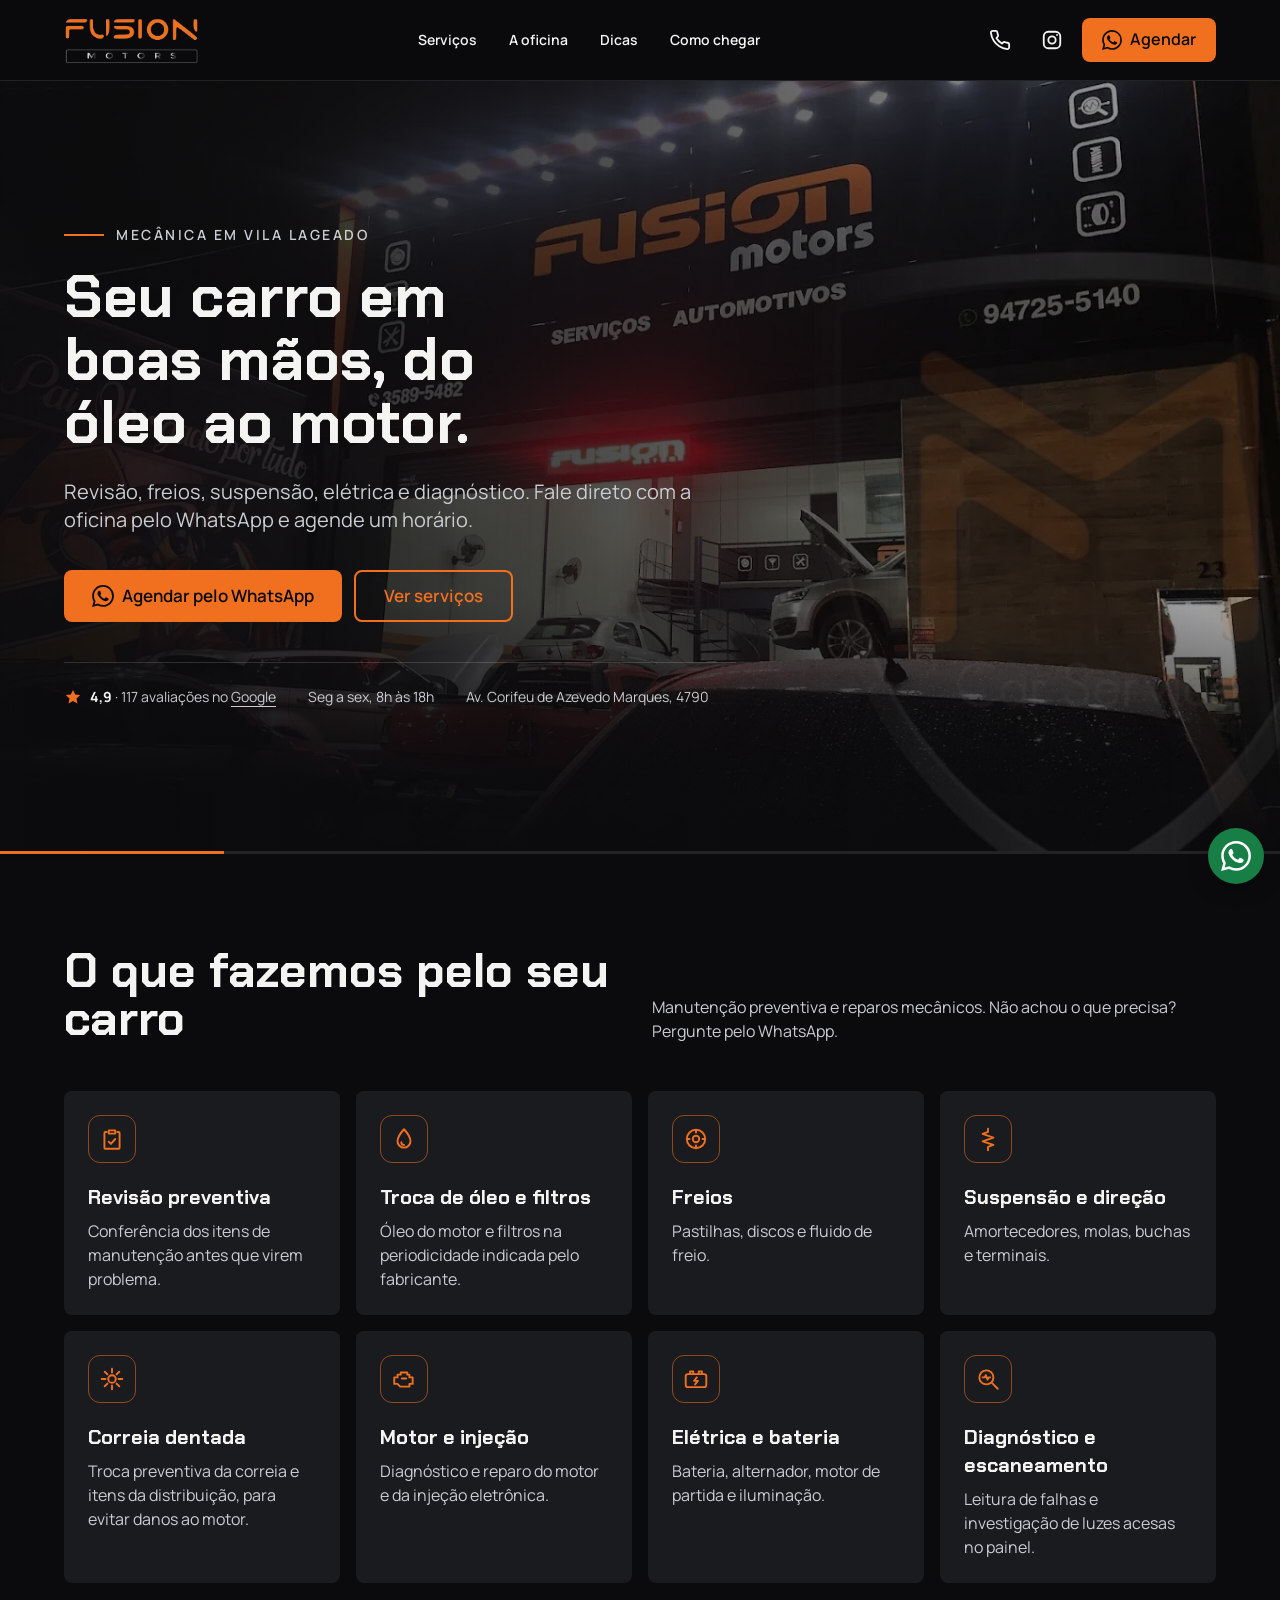
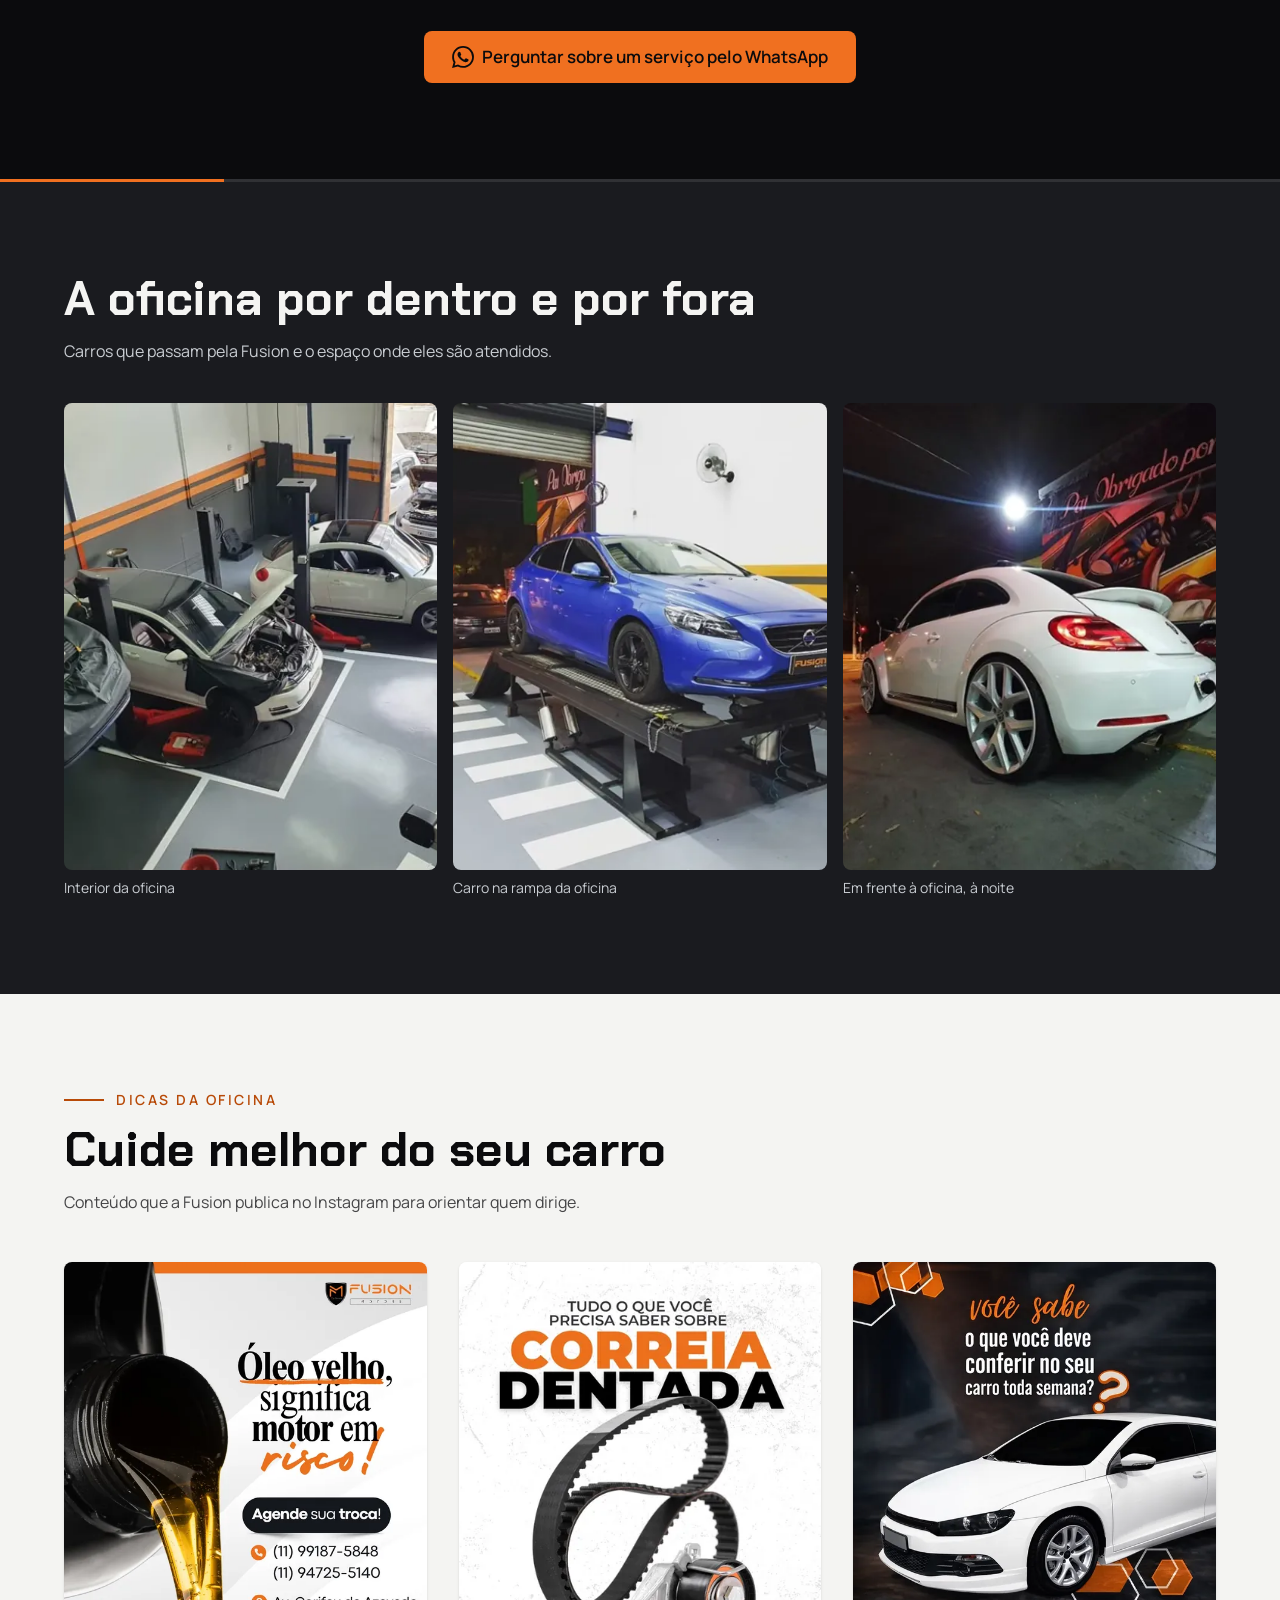
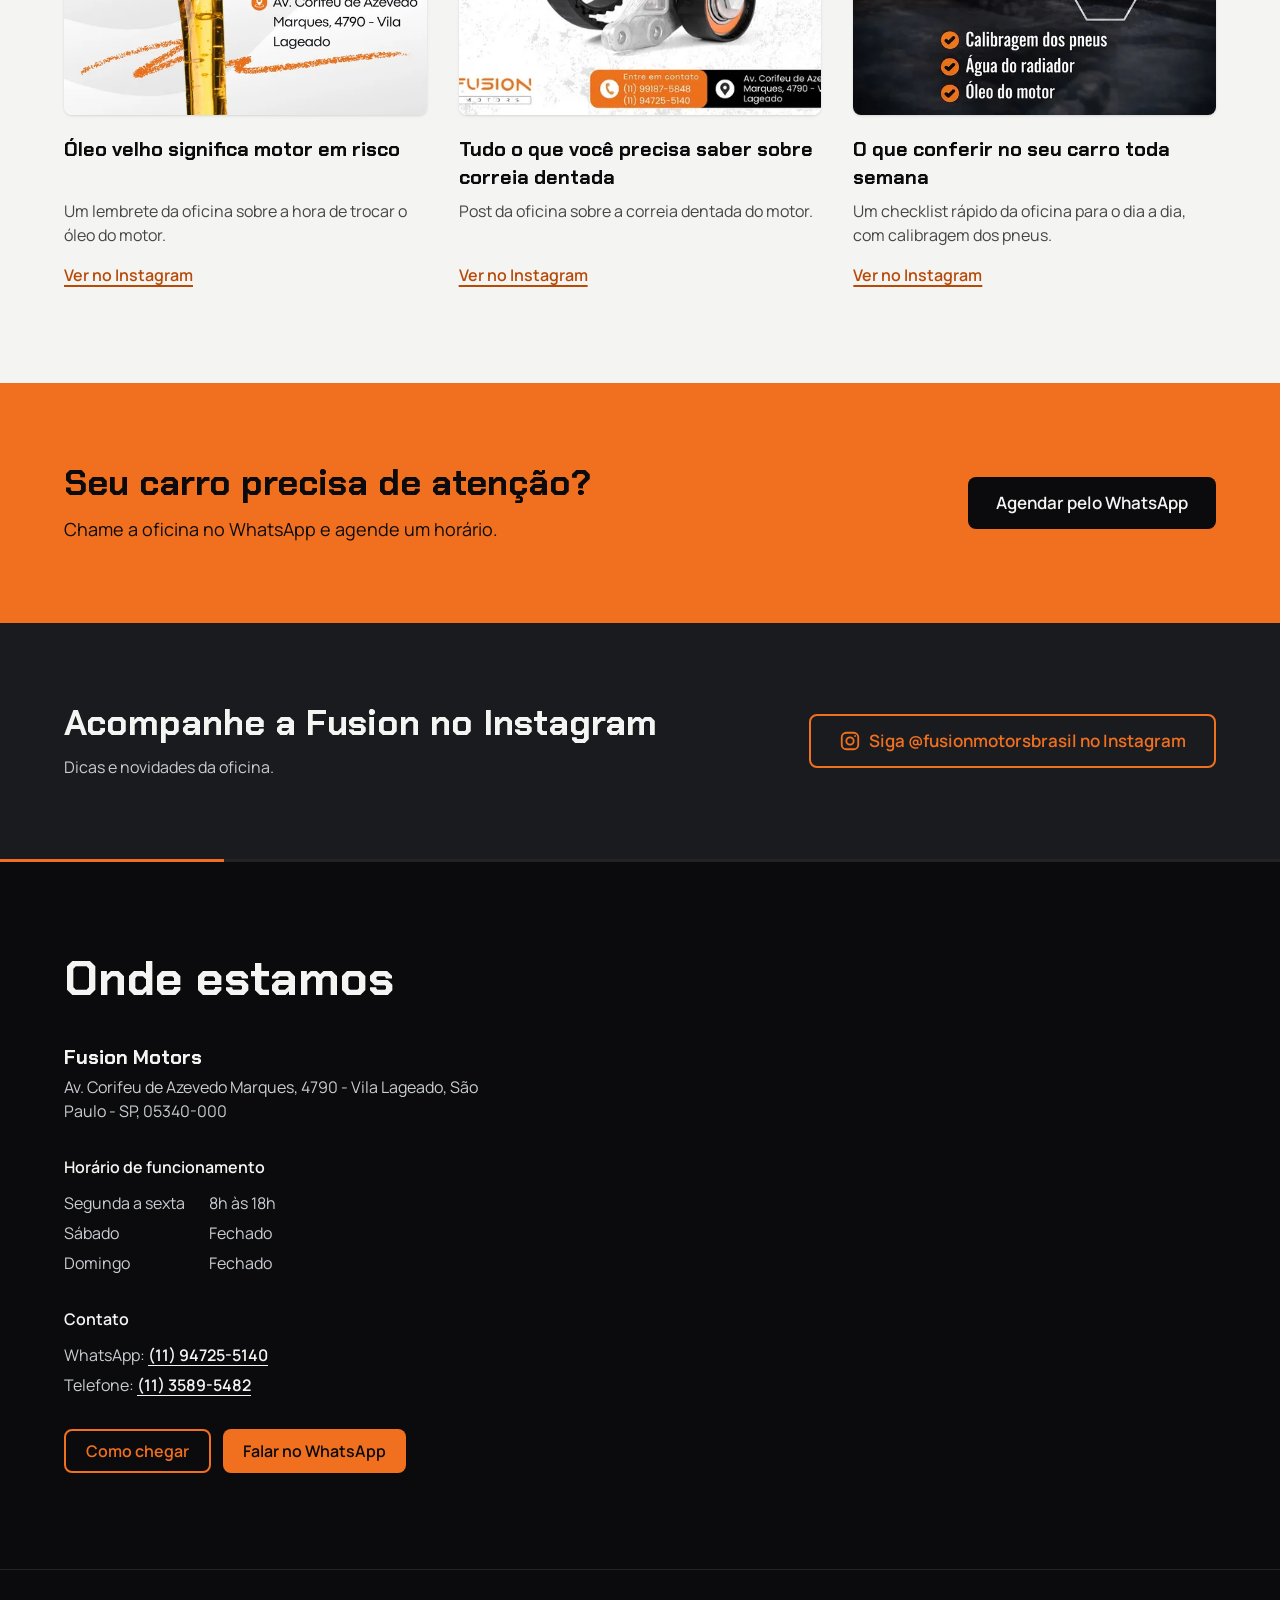
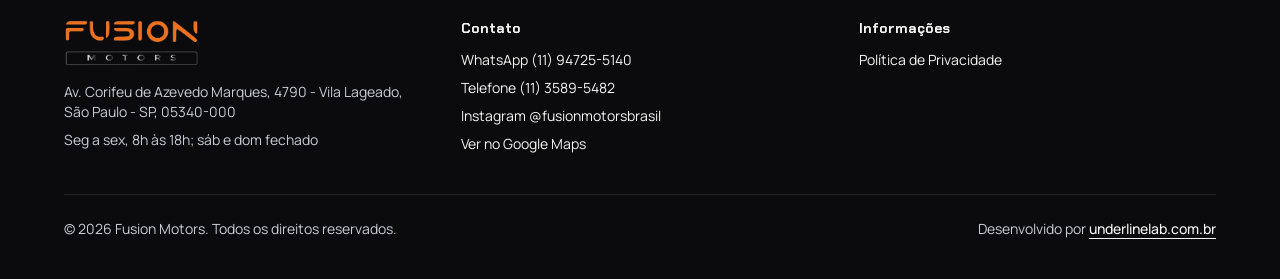
<file: index.html>
<!doctype html>
<html lang="pt-BR">
<head>
  <meta charset="utf-8">
  <meta name="viewport" content="width=device-width, initial-scale=1">
  <title>Fusion | Mecânica em Vila Lageado, São Paulo</title>
  <meta name="description" content="Mecânica para carros na Vila Lageado, São Paulo. Nota 4,9 no Google. Seg a sex, 8h às 18h. Agende pelo WhatsApp.">
  <link rel="canonical" href="https://fusionmotors.com.br/">
  <meta name="theme-color" content="#F07020">
  <!-- DEMO:INICIO -->
  <meta name="robots" content="noindex,nofollow">
  <!-- DEMO:FIM -->

  <link rel="icon" href="assets/icons/favicon.ico" sizes="32x32">
  <link rel="icon" href="assets/icons/favicon.svg" type="image/svg+xml">
  <link rel="apple-touch-icon" href="assets/icons/apple-touch-icon.png">

  <meta property="og:type" content="website">
  <meta property="og:locale" content="pt_BR">
  <meta property="og:site_name" content="Fusion">
  <meta property="og:title" content="Fusion | Mecânica em Vila Lageado, São Paulo">
  <meta property="og:description" content="Mecânica para carros na Vila Lageado, São Paulo. Nota 4,9 no Google. Seg a sex, 8h às 18h. Agende pelo WhatsApp.">
  <meta property="og:url" content="https://fusionmotors.com.br/">
  <meta property="og:image" content="https://fusionmotors.com.br/assets/img/og-image.jpg">
  <meta property="og:image:width" content="1200">
  <meta property="og:image:height" content="630">

  <!-- Fontes auto-hospedadas (declaradas aqui para o caminho valer no dev e no CSS compilado) -->
  <link rel="preload" href="assets/fonts/chakra-petch-700.woff2" as="font" type="font/woff2" crossorigin>
  <link rel="preload" href="assets/fonts/manrope-variavel.woff2" as="font" type="font/woff2" crossorigin>
  <style>
    @font-face { font-family: "Chakra Petch"; font-weight: 600; font-style: normal; font-display: swap; src: url("assets/fonts/chakra-petch-600.woff2") format("woff2"); }
    @font-face { font-family: "Chakra Petch"; font-weight: 700; font-style: normal; font-display: swap; src: url("assets/fonts/chakra-petch-700.woff2") format("woff2"); }
    @font-face { font-family: "Manrope"; font-weight: 400 800; font-style: normal; font-display: swap; src: url("assets/fonts/manrope-variavel.woff2") format("woff2"); }
  </style>

  <link rel="stylesheet" href="assets/css/styles.css?v=202609242147">
  <script src="assets/js/main.js?v=202609242147" defer></script>

  <script type="application/ld+json">
  {
    "@context": "https://schema.org",
    "@type": "AutoRepair",
    "name": "Fusion Motors",
    "url": "https://fusionmotors.com.br/",
    "image": "https://fusionmotors.com.br/assets/img/og-image.jpg",
    "logo": "https://fusionmotors.com.br/assets/img/logo-fusion.webp",
    "telephone": "+5511947255140",
    "address": {
      "@type": "PostalAddress",
      "streetAddress": "Av. Corifeu de Azevedo Marques, 4790",
      "addressLocality": "São Paulo",
      "addressRegion": "SP",
      "postalCode": "05340-000",
      "addressCountry": "BR"
    },
    "geo": {
      "@type": "GeoCoordinates",
      "latitude": -23.5559908,
      "longitude": -46.7504793
    },
    "openingHoursSpecification": [
      {
        "@type": "OpeningHoursSpecification",
        "dayOfWeek": ["Monday", "Tuesday", "Wednesday", "Thursday", "Friday"],
        "opens": "08:00",
        "closes": "18:00"
      }
    ],
    "sameAs": ["https://www.instagram.com/fusionmotorsbrasil/", "https://www.google.com/maps/place/Fusion+Motors/@-23.5496397,-46.7768741,15z/data=!4m6!3m5!1s0x94ce55f20040a06f:0xc3a1db6b3588dc1c!8m2!3d-23.5559908!4d-46.7504793!16s%2Fg%2F11b7hqv5pp"]
  }
  </script>
</head>
<body id="topo" class="bg-fundo text-texto font-corpo antialiased">
  <a href="#conteudo" class="sr-only focus:not-sr-only focus:fixed focus:top-2 focus:left-2 focus:z-[70] focus:bg-fundo focus:px-4 focus:py-2 focus:rounded-marca">Pular para o conteúdo</a>

<!-- SECTION: header -->
<header class="sticky top-0 z-40 border-b border-texto/10 bg-fundo/95 backdrop-blur">
  <div class="container-lp flex h-16 items-center justify-between gap-4 md:h-20">
    <a href="#topo" class="flex shrink-0 items-center" aria-label="Fusion Motors, voltar ao início">
      <img src="assets/img/logo-fusion.webp" alt="Fusion Motors" width="760" height="270" class="h-10 w-auto md:h-12">
    </a>

    <nav aria-label="Principal" class="hidden lg:block">
      <ul class="flex items-center gap-8 text-sm font-semibold">
        <li data-secao="servicos"><a href="#servicos" class="hover:text-marca">Serviços</a></li>
        <li data-secao="galeria"><a href="#galeria" class="hover:text-marca">A oficina</a></li>
        <li data-secao="dicas"><a href="#dicas" class="hover:text-marca">Dicas</a></li>
        <li data-secao="localizacao"><a href="#localizacao" class="hover:text-marca">Como chegar</a></li>
      </ul>
    </nav>

    <div class="flex items-center gap-1 sm:gap-2">
      <a href="tel:+551135895482" class="icone-btn" aria-label="Ligar para (11) 3589-5482">
        <svg width="22" height="22" viewBox="0 0 24 24" fill="none" stroke="currentColor" stroke-width="2" stroke-linecap="round" stroke-linejoin="round" aria-hidden="true"><path d="M22 16.9v3a2 2 0 0 1-2.2 2 19.8 19.8 0 0 1-8.6-3.1 19.5 19.5 0 0 1-6-6A19.8 19.8 0 0 1 2.1 4.2 2 2 0 0 1 4.1 2h3a2 2 0 0 1 2 1.7c.1 1 .4 1.9.7 2.8a2 2 0 0 1-.5 2.1L8.1 9.9a16 16 0 0 0 6 6l1.3-1.2a2 2 0 0 1 2.1-.4c.9.3 1.8.6 2.8.7a2 2 0 0 1 1.7 2z"/></svg>
      </a>
      <a href="https://www.instagram.com/fusionmotorsbrasil/" target="_blank" rel="noopener" class="icone-btn"
         aria-label="Instagram da Fusion Motors" data-track="instagram" data-origem="header">
        <svg width="22" height="22" viewBox="0 0 24 24" fill="none" stroke="currentColor" stroke-width="2" aria-hidden="true"><rect x="3" y="3" width="18" height="18" rx="5"/><circle cx="12" cy="12" r="4"/><circle cx="17.5" cy="6.5" r="1" fill="currentColor" stroke="none"/></svg>
      </a>
      <a href="https://wa.me/5511947255140?text=Ol%C3%A1!%20Vi%20o%20site%20e%20gostaria%20de%20agendar%20um%20hor%C3%A1rio." target="_blank" rel="noopener"
         class="btn btn-marca" aria-label="Agendar pelo WhatsApp" data-track="whatsapp" data-origem="header">
        <svg width="20" height="20" viewBox="0 0 24 24" fill="currentColor" aria-hidden="true"><path d="M17.472 14.382c-.297-.149-1.758-.867-2.03-.967-.273-.099-.471-.148-.67.15-.197.297-.767.966-.94 1.164-.173.199-.347.223-.644.075-.297-.15-1.255-.463-2.39-1.475-.883-.788-1.48-1.761-1.653-2.059-.173-.297-.018-.458.13-.606.134-.133.298-.347.446-.52.149-.174.198-.298.298-.497.099-.198.05-.371-.025-.52-.075-.149-.669-1.612-.916-2.207-.242-.579-.487-.5-.669-.51-.173-.008-.371-.01-.57-.01-.198 0-.52.074-.792.372-.272.297-1.04 1.016-1.04 2.479 0 1.462 1.065 2.875 1.213 3.074.149.198 2.096 3.2 5.077 4.487.709.306 1.262.489 1.694.625.712.227 1.36.195 1.871.118.571-.085 1.758-.719 2.006-1.413.248-.694.248-1.289.173-1.413-.074-.124-.272-.198-.57-.347m-5.421 7.403h-.004a9.87 9.87 0 0 1-5.031-1.378l-.361-.214-3.741.982.998-3.648-.235-.374a9.86 9.86 0 0 1-1.51-5.26c.001-5.45 4.436-9.884 9.888-9.884 2.64 0 5.122 1.03 6.988 2.898a9.825 9.825 0 0 1 2.893 6.994c-.003 5.45-4.437 9.884-9.885 9.884m8.413-18.297A11.815 11.815 0 0 0 12.05 0C5.495 0 .16 5.335.157 11.892c0 2.096.547 4.142 1.588 5.945L.057 24l6.305-1.654a11.882 11.882 0 0 0 5.683 1.448h.005c6.554 0 11.89-5.335 11.893-11.893a11.821 11.821 0 0 0-3.48-8.413Z"/></svg>
        <span class="hidden sm:inline">Agendar</span>
      </a>
    </div>
  </div>
</header>
<!-- /SECTION: header -->

<main id="conteudo">
<!-- SECTION: hero -->
<!-- PROVISÓRIO: foto da fachada (Fachada.webp, 1360 px). Trocar por foto original de alta resolução do cliente quando houver. -->
<section id="inicio" class="hero" aria-labelledby="hero-titulo">
  <img src="assets/img/hero-fachada-1360.webp"
       srcset="assets/img/hero-fachada-800.webp 800w, assets/img/hero-fachada-1360.webp 1360w"
       sizes="100vw"
       width="1360" height="1020"
       alt="Fachada da oficina Fusion Motors à noite, com o letreiro iluminado e carros em manutenção"
       fetchpriority="high"
       class="hero-foto">
  <img src="assets/img/escudo-marca.webp" alt="" width="290" height="340" class="hero-escudo" aria-hidden="true">

  <div class="container-lp py-20 md:py-28 lg:py-36">
    <div class="max-w-2xl">
      <p class="flex items-center gap-3 text-sm font-semibold uppercase tracking-[0.18em] text-acento">
        <span class="h-0.5 w-10 bg-marca" aria-hidden="true"></span>Mecânica em Vila Lageado
      </p>
      <h1 id="hero-titulo" class="mt-5 font-titulo text-4xl font-bold leading-[1.05] text-balance md:text-6xl">Seu carro em boas mãos, do óleo ao motor.</h1>
      <p class="mt-6 max-w-prose text-lg text-texto-suave md:text-xl">Revisão, freios, suspensão, elétrica e diagnóstico. Fale direto com a oficina pelo WhatsApp e agende um horário.</p>
      <div class="mt-9 flex flex-wrap gap-3">
        <a href="https://wa.me/5511947255140?text=Ol%C3%A1!%20Vi%20o%20site%20e%20gostaria%20de%20agendar%20um%20hor%C3%A1rio." target="_blank" rel="noopener"
           class="btn btn-marca btn-lg" data-track="whatsapp" data-origem="hero">
          <svg width="22" height="22" viewBox="0 0 24 24" fill="currentColor" aria-hidden="true"><path d="M17.472 14.382c-.297-.149-1.758-.867-2.03-.967-.273-.099-.471-.148-.67.15-.197.297-.767.966-.94 1.164-.173.199-.347.223-.644.075-.297-.15-1.255-.463-2.39-1.475-.883-.788-1.48-1.761-1.653-2.059-.173-.297-.018-.458.13-.606.134-.133.298-.347.446-.52.149-.174.198-.298.298-.497.099-.198.05-.371-.025-.52-.075-.149-.669-1.612-.916-2.207-.242-.579-.487-.5-.669-.51-.173-.008-.371-.01-.57-.01-.198 0-.52.074-.792.372-.272.297-1.04 1.016-1.04 2.479 0 1.462 1.065 2.875 1.213 3.074.149.198 2.096 3.2 5.077 4.487.709.306 1.262.489 1.694.625.712.227 1.36.195 1.871.118.571-.085 1.758-.719 2.006-1.413.248-.694.248-1.289.173-1.413-.074-.124-.272-.198-.57-.347m-5.421 7.403h-.004a9.87 9.87 0 0 1-5.031-1.378l-.361-.214-3.741.982.998-3.648-.235-.374a9.86 9.86 0 0 1-1.51-5.26c.001-5.45 4.436-9.884 9.888-9.884 2.64 0 5.122 1.03 6.988 2.898a9.825 9.825 0 0 1 2.893 6.994c-.003 5.45-4.437 9.884-9.885 9.884m8.413-18.297A11.815 11.815 0 0 0 12.05 0C5.495 0 .16 5.335.157 11.892c0 2.096.547 4.142 1.588 5.945L.057 24l6.305-1.654a11.882 11.882 0 0 0 5.683 1.448h.005c6.554 0 11.89-5.335 11.893-11.893a11.821 11.821 0 0 0-3.48-8.413Z"/></svg>
          Agendar pelo WhatsApp
        </a>
        <a href="#servicos" class="btn btn-contorno btn-lg">Ver serviços</a>
      </div>

      <ul class="mt-10 flex flex-wrap gap-x-8 gap-y-3 border-t border-texto/15 pt-6 text-sm text-texto-suave">
        <li class="flex items-center gap-2">
          <svg width="18" height="18" viewBox="0 0 24 24" fill="currentColor" class="text-marca" aria-hidden="true"><path d="M12 2.5l2.9 6 6.6.9-4.8 4.6 1.2 6.5L12 17.4l-5.9 3.1 1.2-6.5L2.5 9.4l6.6-.9z"/></svg>
          <span><strong class="font-bold text-texto">4,9</strong> · 117 avaliações no <a href="https://www.google.com/maps/place/Fusion+Motors/@-23.5496397,-46.7768741,15z/data=!4m6!3m5!1s0x94ce55f20040a06f:0xc3a1db6b3588dc1c!8m2!3d-23.5559908!4d-46.7504793!16s%2Fg%2F11b7hqv5pp" target="_blank" rel="noopener" class="underline underline-offset-4 hover:text-texto">Google</a></span>
        </li>
        <li>Seg a sex, 8h às 18h</li>
        <li>Av. Corifeu de Azevedo Marques, 4790</li>
      </ul>
    </div>
  </div>
</section>
<!-- /SECTION: hero -->

<!-- SECTION: servicos -->
<section id="servicos" class="secao-filete py-16 md:py-24" aria-labelledby="servicos-titulo">
  <div class="container-lp">
    <div class="grid gap-6 lg:grid-cols-2 lg:items-end">
      <h2 id="servicos-titulo" class="font-titulo text-3xl font-bold md:text-5xl">O que fazemos pelo seu carro</h2>
      <p class="max-w-prose text-texto-suave lg:justify-self-end">Manutenção preventiva e reparos mecânicos. Não achou o que precisa? Pergunte pelo WhatsApp.</p>
    </div>

    <ul class="mt-12 grid gap-4 sm:grid-cols-2 lg:grid-cols-4">
      <li class="flex flex-col rounded-marca bg-superficie p-6">
        <span class="icone-quadro"><svg width="26" height="26" viewBox="0 0 24 24" fill="none" stroke="currentColor" stroke-width="1.75" stroke-linecap="round" stroke-linejoin="round" aria-hidden="true"><path d="M9 4h6v3H9zM7 5.5H6a1 1 0 0 0-1 1V20a1 1 0 0 0 1 1h12a1 1 0 0 0 1-1V6.5a1 1 0 0 0-1-1h-1"/><path d="M9 14.5l2 2 4-4.5"/></svg></span>
        <h3 class="mt-5 font-titulo text-xl font-bold">Revisão preventiva</h3>
        <p class="mt-2 grow text-texto-suave">Conferência dos itens de manutenção antes que virem problema.</p>
      </li>
      <li class="flex flex-col rounded-marca bg-superficie p-6">
        <span class="icone-quadro"><svg width="26" height="26" viewBox="0 0 24 24" fill="none" stroke="currentColor" stroke-width="1.75" stroke-linecap="round" stroke-linejoin="round" aria-hidden="true"><path d="M12 3s6 6.5 6 11a6 6 0 0 1-12 0c0-4.5 6-11 6-11z"/><path d="M9.5 15a2.5 2.5 0 0 0 2.5 2.5"/></svg></span>
        <h3 class="mt-5 font-titulo text-xl font-bold">Troca de óleo e filtros</h3>
        <p class="mt-2 grow text-texto-suave">Óleo do motor e filtros na periodicidade indicada pelo fabricante.</p>
      </li>
      <li class="flex flex-col rounded-marca bg-superficie p-6">
        <span class="icone-quadro"><svg width="26" height="26" viewBox="0 0 24 24" fill="none" stroke="currentColor" stroke-width="1.75" stroke-linecap="round" stroke-linejoin="round" aria-hidden="true"><circle cx="12" cy="12" r="8.5"/><circle cx="12" cy="12" r="3"/><path d="M12 3.5v2.5M12 18v2.5M3.5 12H6M18 12h2.5"/></svg></span>
        <h3 class="mt-5 font-titulo text-xl font-bold">Freios</h3>
        <p class="mt-2 grow text-texto-suave">Pastilhas, discos e fluido de freio.</p>
      </li>
      <li class="flex flex-col rounded-marca bg-superficie p-6">
        <span class="icone-quadro"><svg width="26" height="26" viewBox="0 0 24 24" fill="none" stroke="currentColor" stroke-width="1.75" stroke-linecap="round" stroke-linejoin="round" aria-hidden="true"><path d="M12 2.5v3l-5 1.8 10 3.4-10 3.4 10 3.4-5 1.8v3"/></svg></span>
        <h3 class="mt-5 font-titulo text-xl font-bold">Suspensão e direção</h3>
        <p class="mt-2 grow text-texto-suave">Amortecedores, molas, buchas e terminais.</p>
      </li>
      <li class="flex flex-col rounded-marca bg-superficie p-6">
        <span class="icone-quadro"><svg width="26" height="26" viewBox="0 0 24 24" fill="none" stroke="currentColor" stroke-width="1.75" stroke-linecap="round" stroke-linejoin="round" aria-hidden="true"><circle cx="12" cy="12" r="3.5"/><path d="M12 2.5v3.5M12 18v3.5M2.5 12H6M18 12h3.5M5.3 5.3l2.5 2.5M16.2 16.2l2.5 2.5M18.7 5.3l-2.5 2.5M7.8 16.2l-2.5 2.5"/></svg></span>
        <h3 class="mt-5 font-titulo text-xl font-bold">Correia dentada</h3>
        <p class="mt-2 grow text-texto-suave">Troca preventiva da correia e itens da distribuição, para evitar danos ao motor.</p>
      </li>
      <li class="flex flex-col rounded-marca bg-superficie p-6">
        <span class="icone-quadro"><svg width="26" height="26" viewBox="0 0 24 24" fill="none" stroke="currentColor" stroke-width="1.75" stroke-linecap="round" stroke-linejoin="round" aria-hidden="true"><path d="M3 10.5h3V8h3V6h6v2h2v2.5h3v6h-3V19H8.5L6 16.5H3z"/><path d="M10 11.5h4"/></svg></span>
        <h3 class="mt-5 font-titulo text-xl font-bold">Motor e injeção</h3>
        <p class="mt-2 grow text-texto-suave">Diagnóstico e reparo do motor e da injeção eletrônica.</p>
      </li>
      <li class="flex flex-col rounded-marca bg-superficie p-6">
        <span class="icone-quadro"><svg width="26" height="26" viewBox="0 0 24 24" fill="none" stroke="currentColor" stroke-width="1.75" stroke-linecap="round" stroke-linejoin="round" aria-hidden="true"><rect x="2.5" y="7.5" width="19" height="12" rx="2"/><path d="M6.5 7.5v-2.5h3v2.5M14.5 7.5v-2.5h3v2.5"/><path d="M12.8 10.5l-2.6 3.2h3.6l-2.6 3.3"/></svg></span>
        <h3 class="mt-5 font-titulo text-xl font-bold">Elétrica e bateria</h3>
        <p class="mt-2 grow text-texto-suave">Bateria, alternador, motor de partida e iluminação.</p>
      </li>
      <li class="flex flex-col rounded-marca bg-superficie p-6">
        <span class="icone-quadro"><svg width="26" height="26" viewBox="0 0 24 24" fill="none" stroke="currentColor" stroke-width="1.75" stroke-linecap="round" stroke-linejoin="round" aria-hidden="true"><circle cx="10.5" cy="10.5" r="6.5"/><path d="M21 21l-5.4-5.4"/><path d="M7 10.5h2l1-2 1.6 4 1-2h1.4"/></svg></span>
        <h3 class="mt-5 font-titulo text-xl font-bold">Diagnóstico e escaneamento</h3>
        <p class="mt-2 grow text-texto-suave">Leitura de falhas e investigação de luzes acesas no painel.</p>
      </li>
    </ul>

    <div class="mt-12 flex flex-col items-center gap-3 text-center">
      <a href="https://wa.me/5511947255140?text=Ol%C3%A1!%20Vi%20o%20site%20e%20gostaria%20de%20agendar%20um%20hor%C3%A1rio." target="_blank" rel="noopener"
         class="btn btn-marca btn-lg" data-track="whatsapp" data-origem="servico-geral">
        <svg width="22" height="22" viewBox="0 0 24 24" fill="currentColor" aria-hidden="true"><path d="M17.472 14.382c-.297-.149-1.758-.867-2.03-.967-.273-.099-.471-.148-.67.15-.197.297-.767.966-.94 1.164-.173.199-.347.223-.644.075-.297-.15-1.255-.463-2.39-1.475-.883-.788-1.48-1.761-1.653-2.059-.173-.297-.018-.458.13-.606.134-.133.298-.347.446-.52.149-.174.198-.298.298-.497.099-.198.05-.371-.025-.52-.075-.149-.669-1.612-.916-2.207-.242-.579-.487-.5-.669-.51-.173-.008-.371-.01-.57-.01-.198 0-.52.074-.792.372-.272.297-1.04 1.016-1.04 2.479 0 1.462 1.065 2.875 1.213 3.074.149.198 2.096 3.2 5.077 4.487.709.306 1.262.489 1.694.625.712.227 1.36.195 1.871.118.571-.085 1.758-.719 2.006-1.413.248-.694.248-1.289.173-1.413-.074-.124-.272-.198-.57-.347m-5.421 7.403h-.004a9.87 9.87 0 0 1-5.031-1.378l-.361-.214-3.741.982.998-3.648-.235-.374a9.86 9.86 0 0 1-1.51-5.26c.001-5.45 4.436-9.884 9.888-9.884 2.64 0 5.122 1.03 6.988 2.898a9.825 9.825 0 0 1 2.893 6.994c-.003 5.45-4.437 9.884-9.885 9.884m8.413-18.297A11.815 11.815 0 0 0 12.05 0C5.495 0 .16 5.335.157 11.892c0 2.096.547 4.142 1.588 5.945L.057 24l6.305-1.654a11.882 11.882 0 0 0 5.683 1.448h.005c6.554 0 11.89-5.335 11.893-11.893a11.821 11.821 0 0 0-3.48-8.413Z"/></svg>
        Perguntar sobre um serviço pelo WhatsApp
      </a>
    </div>  </div>
</section>
<!-- /SECTION: servicos -->

<!-- SECTION: galeria -->
<!-- Fotos do site antigo (Wix) do cliente, autorizadas pelo dono. Origem no briefing.md, seção 9. -->
<section id="galeria" class="secao-filete bg-superficie py-16 md:py-24" aria-labelledby="galeria-titulo">
  <div class="container-lp">
    <h2 id="galeria-titulo" class="font-titulo text-3xl font-bold md:text-5xl">A oficina por dentro e por fora</h2>
    <p class="mt-4 max-w-prose text-texto-suave">Carros que passam pela Fusion e o espaço onde eles são atendidos.</p>

    <ul class="mt-10 grid gap-4 sm:grid-cols-3" aria-label="Fotos da oficina e de carros atendidos">
      <li>
        <figure>
          <img src="assets/img/galeria-oficina-interna-600.webp" srcset="assets/img/galeria-oficina-interna-600.webp 600w, assets/img/galeria-oficina-interna.webp 927w" sizes="(min-width: 1152px) 24rem, (min-width: 640px) 33vw, 100vw"
               width="927" height="695" alt="Interior da oficina Fusion Motors com carros erguidos e abertos para manutenção"
               loading="lazy" decoding="async" class="aspect-[4/5] w-full rounded-marca object-cover">
          <figcaption class="mt-2 text-sm text-texto-suave">Interior da oficina</figcaption>
        </figure>
      </li>
      <li>
        <figure>
          <img src="assets/img/galeria-carro-azul-elevador-600.webp" srcset="assets/img/galeria-carro-azul-elevador-600.webp 600w, assets/img/galeria-carro-azul-elevador.webp 693w" sizes="(min-width: 1152px) 24rem, (min-width: 640px) 33vw, 100vw"
               width="693" height="695" alt="Carro azul sobre a rampa de alinhamento dentro da oficina"
               loading="lazy" decoding="async" class="aspect-[4/5] w-full rounded-marca object-cover">
          <figcaption class="mt-2 text-sm text-texto-suave">Carro na rampa da oficina</figcaption>
        </figure>
      </li>
      <li>
        <figure>
          <img src="assets/img/galeria-carro-branco-mural-600.webp" srcset="assets/img/galeria-carro-branco-mural-600.webp 600w, assets/img/galeria-carro-branco-mural.webp 667w" sizes="(min-width: 1152px) 24rem, (min-width: 640px) 33vw, 100vw"
               width="667" height="690" alt="Carro branco de rodas grandes estacionado à noite em frente ao mural da oficina"
               loading="lazy" decoding="async" class="aspect-[4/5] w-full rounded-marca object-cover">
          <figcaption class="mt-2 text-sm text-texto-suave">Em frente à oficina, à noite</figcaption>
        </figure>
      </li>
    </ul>
  </div>
</section>
<!-- /SECTION: galeria -->

<!-- SECTION: dicas -->
<!-- Posts do Instagram do próprio cliente, autorizados pelo dono. Estilo blog: imagem, título e link do post original. -->
<section id="dicas" class="bg-nevoa py-16 text-fundo md:py-24" aria-labelledby="dicas-titulo">
  <div class="container-lp">
    <p class="flex items-center gap-3 text-sm font-semibold uppercase tracking-[0.18em] text-marca-escura">
      <span class="h-0.5 w-10 bg-marca-escura" aria-hidden="true"></span>Dicas da oficina
    </p>
    <h2 id="dicas-titulo" class="mt-4 font-titulo text-3xl font-bold md:text-5xl">Cuide melhor do seu carro</h2>
    <p class="mt-4 max-w-prose text-fundo/75">Conteúdo que a Fusion publica no Instagram para orientar quem dirige.</p>

    <ul class="mt-12 grid items-stretch gap-8 md:grid-cols-3">
      <li class="flex">
        <article class="flex w-full flex-col">
          <a href="https://www.instagram.com/p/DPCO_urj4Wo/" target="_blank" rel="noopener" data-track="instagram" data-origem="dica-oleo-motor" class="block aspect-[4/5] overflow-hidden rounded-marca bg-white shadow-sm" aria-label="Ver no Instagram: óleo velho significa motor em risco">
            <img src="assets/img/dica-oleo-motor-600.webp" srcset="assets/img/dica-oleo-motor-600.webp 600w, assets/img/dica-oleo-motor.webp 1200w" sizes="(min-width: 768px) 22rem, 100vw"
                 width="1200" height="1500" alt="Post da Fusion Motors: óleo velho significa motor em risco. Agende sua troca."
                 loading="lazy" decoding="async" class="h-full w-full object-cover">
          </a>
          <h3 class="mt-5 font-titulo text-xl font-bold md:min-h-14">Óleo velho significa motor em risco</h3>
          <p class="mt-2 grow text-fundo/75">Um lembrete da oficina sobre a hora de trocar o óleo do motor.</p>
          <a href="https://www.instagram.com/p/DPCO_urj4Wo/" target="_blank" rel="noopener" data-track="instagram" data-origem="dica-oleo-motor"
             class="mt-4 self-start font-semibold text-marca-escura underline decoration-2 underline-offset-4 hover:text-fundo">Ver no Instagram</a>
        </article>
      </li>
      <li class="flex">
        <article class="flex w-full flex-col">
          <a href="https://www.instagram.com/p/DPpNpsQjbSV/" target="_blank" rel="noopener" data-track="instagram" data-origem="dica-correia-dentada" class="block aspect-[4/5] overflow-hidden rounded-marca bg-white shadow-sm" aria-label="Ver no Instagram: tudo o que você precisa saber sobre correia dentada">
            <img src="assets/img/dica-correia-dentada-600.webp" srcset="assets/img/dica-correia-dentada-600.webp 600w, assets/img/dica-correia-dentada.webp 1080w" sizes="(min-width: 768px) 22rem, 100vw"
                 width="1080" height="1080" alt="Post da Fusion Motors: tudo o que você precisa saber sobre correia dentada"
                 loading="lazy" decoding="async" class="h-full w-full object-cover">
          </a>
          <h3 class="mt-5 font-titulo text-xl font-bold md:min-h-14">Tudo o que você precisa saber sobre correia dentada</h3>
          <p class="mt-2 grow text-fundo/75">Post da oficina sobre a correia dentada do motor.</p>
          <a href="https://www.instagram.com/p/DPpNpsQjbSV/" target="_blank" rel="noopener" data-track="instagram" data-origem="dica-correia-dentada"
             class="mt-4 self-start font-semibold text-marca-escura underline decoration-2 underline-offset-4 hover:text-fundo">Ver no Instagram</a>
        </article>
      </li>
      <li class="flex">
        <article class="flex w-full flex-col">
          <a href="https://www.instagram.com/p/DTf_0NQleJL/" target="_blank" rel="noopener" data-track="instagram" data-origem="dica-checklist-pneus" class="block aspect-[4/5] overflow-hidden rounded-marca bg-white shadow-sm" aria-label="Ver no Instagram: o que conferir no seu carro toda semana">
            <img src="assets/img/dica-checklist-pneus-600.webp" srcset="assets/img/dica-checklist-pneus-600.webp 600w, assets/img/dica-checklist-pneus.webp 1200w" sizes="(min-width: 768px) 22rem, 100vw"
                 width="1200" height="1492" alt="Post da Fusion Motors: você sabe o que deve conferir no seu carro toda semana?"
                 loading="lazy" decoding="async" class="h-full w-full object-cover">
          </a>
          <h3 class="mt-5 font-titulo text-xl font-bold md:min-h-14">O que conferir no seu carro toda semana</h3>
          <p class="mt-2 grow text-fundo/75">Um checklist rápido da oficina para o dia a dia, com calibragem dos pneus.</p>
          <a href="https://www.instagram.com/p/DTf_0NQleJL/" target="_blank" rel="noopener" data-track="instagram" data-origem="dica-checklist-pneus"
             class="mt-4 self-start font-semibold text-marca-escura underline decoration-2 underline-offset-4 hover:text-fundo">Ver no Instagram</a>
        </article>
      </li>
    </ul>
  </div>
</section>
<!-- /SECTION: dicas -->

<!-- SECTION: cta-intermediario -->
<section class="bg-marca py-14 text-sobre-marca md:py-20" aria-labelledby="cta-meio-titulo">
  <div class="container-lp flex flex-col items-start gap-6 md:flex-row md:items-center md:justify-between">
    <div>
      <h2 id="cta-meio-titulo" class="font-titulo text-3xl font-bold md:text-4xl">Seu carro precisa de atenção?</h2>
      <p class="mt-3 max-w-prose text-lg">Chame a oficina no WhatsApp e agende um horário.</p>
    </div>
    <a href="https://wa.me/5511947255140?text=Ol%C3%A1!%20Vi%20o%20site%20e%20gostaria%20de%20agendar%20um%20hor%C3%A1rio." target="_blank" rel="noopener"
       class="btn btn-escuro btn-lg shrink-0" data-track="whatsapp" data-origem="cta-meio">Agendar pelo WhatsApp</a>
  </div>
</section>
<!-- /SECTION: cta-intermediario -->

<!-- SECTION: instagram -->
<section class="bg-superficie py-14 md:py-20" aria-labelledby="instagram-titulo">
  <div class="container-lp flex flex-col items-start gap-6 md:flex-row md:items-center md:justify-between">
    <div>
      <h2 id="instagram-titulo" class="font-titulo text-3xl font-bold md:text-4xl">Acompanhe a Fusion no Instagram</h2>
      <p class="mt-3 max-w-prose text-texto-suave">Dicas e novidades da oficina.</p>
    </div>
    <a href="https://www.instagram.com/fusionmotorsbrasil/" target="_blank" rel="noopener" class="btn btn-contorno btn-lg shrink-0"
       data-track="instagram" data-origem="secao-instagram">
      <svg width="22" height="22" viewBox="0 0 24 24" fill="none" stroke="currentColor" stroke-width="2" aria-hidden="true"><rect x="3" y="3" width="18" height="18" rx="5"/><circle cx="12" cy="12" r="4"/><circle cx="17.5" cy="6.5" r="1" fill="currentColor" stroke="none"/></svg>
      Siga @fusionmotorsbrasil no Instagram
    </a>
  </div>
</section>
<!-- /SECTION: instagram -->

<!-- SECTION: localizacao -->
<!-- Sem bloco "Avalie-nos no Google": decisão do responsável (briefing.md). -->
<section id="localizacao" class="secao-filete py-16 md:py-24" aria-labelledby="localizacao-titulo">
  <div class="container-lp">
    <h2 id="localizacao-titulo" class="font-titulo text-3xl font-bold md:text-5xl">Onde estamos</h2>

    <div class="mt-10 grid gap-8 lg:grid-cols-5">
      <div class="lg:col-span-2">
        <address class="not-italic">
          <p class="font-titulo text-xl font-bold">Fusion Motors</p>
          <p class="mt-1 text-texto-suave">Av. Corifeu de Azevedo Marques, 4790 - Vila Lageado, São Paulo - SP, 05340-000</p>
        </address>

        <h3 class="mt-8 font-semibold">Horário de funcionamento</h3>
        <dl class="mt-3 grid grid-cols-[auto_1fr] gap-x-6 gap-y-1.5 text-texto-suave">
          <dt>Segunda a sexta</dt><dd>8h às 18h</dd>
          <dt>Sábado</dt><dd>Fechado</dd>
          <dt>Domingo</dt><dd>Fechado</dd>
        </dl>

        <h3 class="mt-8 font-semibold">Contato</h3>
        <ul class="mt-3 space-y-1.5 text-texto-suave">
          <li>WhatsApp: <a href="https://wa.me/5511947255140?text=Ol%C3%A1!%20Gostaria%20de%20confirmar%20o%20endere%C3%A7o%20e%20o%20hor%C3%A1rio." target="_blank" rel="noopener" class="font-semibold text-texto underline underline-offset-4 hover:text-marca" data-track="whatsapp" data-origem="localizacao">(11) 94725-5140</a></li>
          <li>Telefone: <a href="tel:+551135895482" class="font-semibold text-texto underline underline-offset-4 hover:text-marca">(11) 3589-5482</a></li>
        </ul>

        <div class="mt-8 flex flex-wrap gap-3">
          <a href="https://www.google.com/maps/place/Fusion+Motors/@-23.5496397,-46.7768741,15z/data=!4m6!3m5!1s0x94ce55f20040a06f:0xc3a1db6b3588dc1c!8m2!3d-23.5559908!4d-46.7504793!16s%2Fg%2F11b7hqv5pp" target="_blank" rel="noopener" class="btn btn-contorno"
             data-track="como-chegar" data-origem="localizacao">Como chegar</a>
          <a href="https://wa.me/5511947255140?text=Ol%C3%A1!%20Gostaria%20de%20confirmar%20o%20endere%C3%A7o%20e%20o%20hor%C3%A1rio." target="_blank" rel="noopener"
             class="btn btn-marca" data-track="whatsapp" data-origem="localizacao">Falar no WhatsApp</a>
        </div>
      </div>

      <iframe src="https://www.google.com/maps?q=-23.5559908,-46.7504793&z=16&output=embed"
              title="Mapa com a localização da Fusion Motors"
              loading="lazy" referrerpolicy="no-referrer-when-downgrade" allowfullscreen
              class="h-80 w-full rounded-marca border-0 lg:col-span-3 lg:h-full lg:min-h-96"></iframe>
    </div>
  </div>
</section>
<!-- /SECTION: localizacao -->
</main>

<!-- SECTION: footer -->
<footer class="border-t border-texto/10 pt-12 pb-28 text-sm md:pb-10">
  <div class="container-lp grid gap-10 md:grid-cols-3">
    <div>
      <img src="assets/img/logo-fusion.webp" alt="Fusion Motors" width="760" height="270" loading="lazy" class="h-12 w-auto">
      <address class="mt-4 not-italic text-texto-suave">Av. Corifeu de Azevedo Marques, 4790 - Vila Lageado, São Paulo - SP, 05340-000</address>
      <p class="mt-2 text-texto-suave">Seg a sex, 8h às 18h; sáb e dom fechado</p>
    </div>

    <div>
      <h2 class="font-titulo font-bold">Contato</h2>
      <ul class="mt-3 space-y-2">
        <li><a href="https://wa.me/5511947255140?text=Ol%C3%A1!%20Vi%20o%20site%20e%20gostaria%20de%20agendar%20um%20hor%C3%A1rio." target="_blank" rel="noopener"
               class="hover:text-marca" data-track="whatsapp" data-origem="footer">WhatsApp (11) 94725-5140</a></li>
        <li><a href="tel:+551135895482" class="hover:text-marca">Telefone (11) 3589-5482</a></li>
        <li><a href="https://www.instagram.com/fusionmotorsbrasil/" target="_blank" rel="noopener" class="hover:text-marca"
               data-track="instagram" data-origem="footer">Instagram @fusionmotorsbrasil</a></li>
        <li><a href="https://www.google.com/maps/place/Fusion+Motors/@-23.5496397,-46.7768741,15z/data=!4m6!3m5!1s0x94ce55f20040a06f:0xc3a1db6b3588dc1c!8m2!3d-23.5559908!4d-46.7504793!16s%2Fg%2F11b7hqv5pp" target="_blank" rel="noopener" class="hover:text-marca"
               data-track="como-chegar" data-origem="footer">Ver no Google Maps</a></li>
      </ul>
    </div>

    <div>
      <h2 class="font-titulo font-bold">Informações</h2>
      <ul class="mt-3 space-y-2">
        <li><a href="politica-de-privacidade.html" class="hover:text-marca">Política de Privacidade</a></li>
        <li><button type="button" class="hover:text-marca" data-abrir-consentimento>Preferências de cookies</button></li>
      </ul>
    </div>
  </div>

  <div class="container-lp mt-10 flex flex-col gap-2 border-t border-texto/10 pt-6 text-texto-suave md:flex-row md:justify-between">
    <p>© 2026 Fusion Motors. Todos os direitos reservados.</p>
    <p>Desenvolvido por <a href="https://underlinelab.com.br" target="_blank" rel="noopener" class="font-medium text-texto underline underline-offset-4 hover:text-marca">underlinelab.com.br</a></p>
  </div>
</footer>
<!-- /SECTION: footer -->

<!-- SECTION: whatsapp-flutuante -->
<a href="https://wa.me/5511947255140?text=Ol%C3%A1!%20Vi%20o%20site%20e%20gostaria%20de%20agendar%20um%20hor%C3%A1rio." target="_blank" rel="noopener"
   class="wa-flutuante" aria-label="Conversar no WhatsApp" data-track="whatsapp" data-origem="flutuante">
  <svg width="30" height="30" viewBox="0 0 24 24" fill="currentColor" aria-hidden="true"><path d="M17.472 14.382c-.297-.149-1.758-.867-2.03-.967-.273-.099-.471-.148-.67.15-.197.297-.767.966-.94 1.164-.173.199-.347.223-.644.075-.297-.15-1.255-.463-2.39-1.475-.883-.788-1.48-1.761-1.653-2.059-.173-.297-.018-.458.13-.606.134-.133.298-.347.446-.52.149-.174.198-.298.298-.497.099-.198.05-.371-.025-.52-.075-.149-.669-1.612-.916-2.207-.242-.579-.487-.5-.669-.51-.173-.008-.371-.01-.57-.01-.198 0-.52.074-.792.372-.272.297-1.04 1.016-1.04 2.479 0 1.462 1.065 2.875 1.213 3.074.149.198 2.096 3.2 5.077 4.487.709.306 1.262.489 1.694.625.712.227 1.36.195 1.871.118.571-.085 1.758-.719 2.006-1.413.248-.694.248-1.289.173-1.413-.074-.124-.272-.198-.57-.347m-5.421 7.403h-.004a9.87 9.87 0 0 1-5.031-1.378l-.361-.214-3.741.982.998-3.648-.235-.374a9.86 9.86 0 0 1-1.51-5.26c.001-5.45 4.436-9.884 9.888-9.884 2.64 0 5.122 1.03 6.988 2.898a9.825 9.825 0 0 1 2.893 6.994c-.003 5.45-4.437 9.884-9.885 9.884m8.413-18.297A11.815 11.815 0 0 0 12.05 0C5.495 0 .16 5.335.157 11.892c0 2.096.547 4.142 1.588 5.945L.057 24l6.305-1.654a11.882 11.882 0 0 0 5.683 1.448h.005c6.554 0 11.89-5.335 11.893-11.893a11.821 11.821 0 0 0-3.48-8.413Z"/></svg>
</a>
<!-- /SECTION: whatsapp-flutuante -->

<!-- SECTION: consentimento -->
<!-- Só aparece quando há ga4Id ou metaPixelId no CONFIG do main.js -->
<div id="consentimento" class="consentimento" role="region" aria-label="Aviso de cookies" hidden>
  <div class="container-lp flex flex-col gap-4 md:flex-row md:items-center md:justify-between">
    <p class="max-w-prose text-sm">
      Usamos cookies para medir as visitas e melhorar o site. O site funciona normalmente se você recusar.
      <a href="politica-de-privacidade.html" class="underline underline-offset-4">Política de Privacidade</a>
    </p>
    <div class="flex shrink-0 gap-3">
      <button type="button" class="btn btn-contorno" data-consentimento="recusar">Recusar</button>
      <button type="button" class="btn btn-marca" data-consentimento="aceitar">Aceitar</button>
    </div>
  </div>
</div>
<!-- /SECTION: consentimento -->

<!-- DEMO:INICIO -->
<!-- DEMO:FIM -->
</body>
</html>
</file>
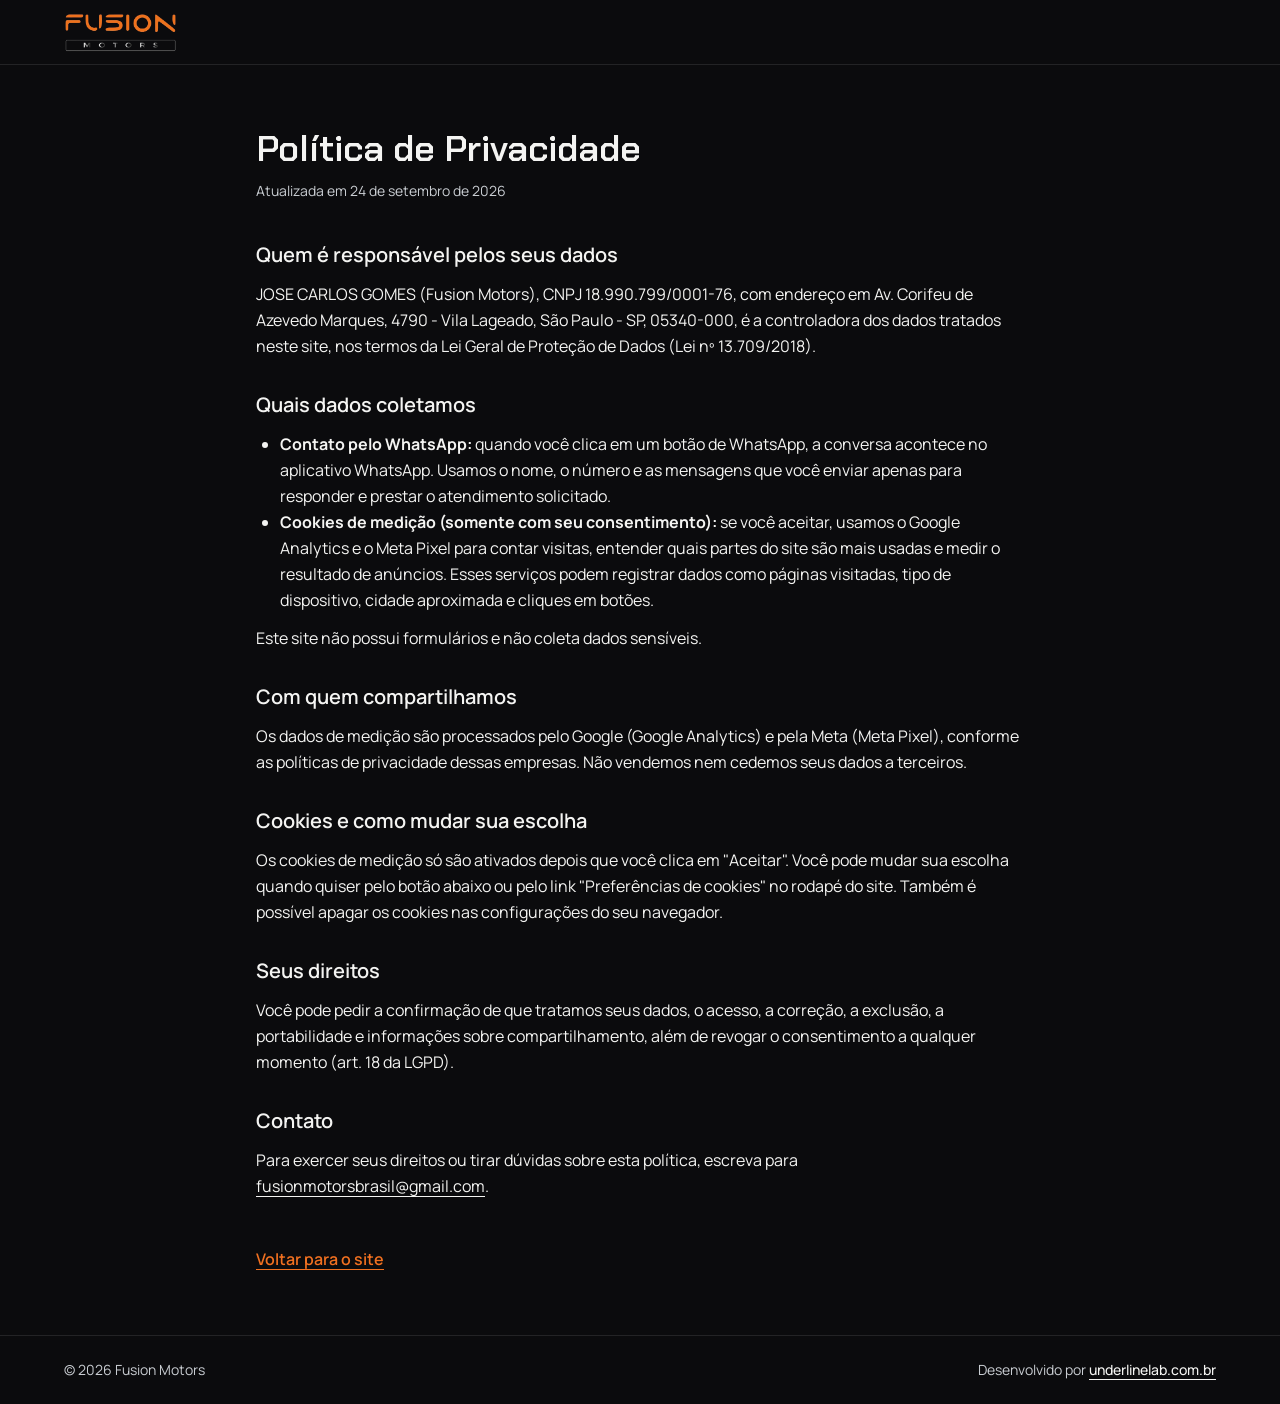
<file: politica-de-privacidade.html>
<!doctype html>
<html lang="pt-BR">
<head>
  <meta charset="utf-8">
  <meta name="viewport" content="width=device-width, initial-scale=1">
  <title>Política de Privacidade | Fusion Motors</title>
  <meta name="description" content="Como Fusion Motors trata os dados de quem visita este site.">
  <link rel="canonical" href="https://fusionmotors.com.br/politica-de-privacidade.html">
  <meta name="theme-color" content="#F07020">
  <!-- DEMO:INICIO -->
  <meta name="robots" content="noindex,nofollow">
  <!-- DEMO:FIM -->
  <link rel="icon" href="assets/icons/favicon.ico" sizes="32x32">
  <link rel="icon" href="assets/icons/favicon.svg" type="image/svg+xml">
  <style>
    @font-face { font-family: "Chakra Petch"; font-weight: 600; font-style: normal; font-display: swap; src: url("assets/fonts/chakra-petch-600.woff2") format("woff2"); }
    @font-face { font-family: "Chakra Petch"; font-weight: 700; font-style: normal; font-display: swap; src: url("assets/fonts/chakra-petch-700.woff2") format("woff2"); }
    @font-face { font-family: "Manrope"; font-weight: 400 800; font-style: normal; font-display: swap; src: url("assets/fonts/manrope-variavel.woff2") format("woff2"); }
  </style>
  <link rel="stylesheet" href="assets/css/styles.css?v=202609242147">
  <script src="assets/js/main.js?v=202609242147" defer></script>
</head>
<body class="bg-fundo text-texto font-corpo antialiased">
  <!-- Modelo genérico. Para clientes com alto tráfego ou dados sensíveis, recomendar revisão por advogado. -->
  <header class="border-b border-texto/10">
    <div class="container-lp flex h-16 items-center">
      <a href="./" aria-label="Fusion Motors, voltar ao início">
        <img src="assets/img/logo-fusion.webp" alt="Fusion Motors" width="760" height="270" class="h-10 w-auto">
      </a>
    </div>
  </header>

  <main class="container-lp max-w-3xl py-12 md:py-16">
    <h1 class="font-titulo text-3xl md:text-4xl">Política de Privacidade</h1>
    <p class="mt-3 text-sm text-texto-suave">Atualizada em 24 de setembro de 2026</p>

    <div class="mt-10 space-y-8 leading-relaxed [&_h2]:text-xl [&_h2]:font-semibold [&_p]:mt-3 [&_ul]:mt-3 [&_ul]:list-disc [&_ul]:pl-6">
      <section>
        <h2>Quem é responsável pelos seus dados</h2>
        <p>JOSE CARLOS GOMES (Fusion Motors), CNPJ 18.990.799/0001-76, com endereço em Av. Corifeu de Azevedo Marques, 4790 - Vila Lageado, São Paulo - SP, 05340-000, é a controladora dos dados tratados neste site, nos termos da Lei Geral de Proteção de Dados (Lei nº 13.709/2018).</p>
      </section>

      <section>
        <h2>Quais dados coletamos</h2>
        <ul>
          <li><strong>Contato pelo WhatsApp:</strong> quando você clica em um botão de WhatsApp, a conversa acontece no aplicativo WhatsApp. Usamos o nome, o número e as mensagens que você enviar apenas para responder e prestar o atendimento solicitado.</li>
          <li><strong>Cookies de medição (somente com seu consentimento):</strong> se você aceitar, usamos o Google Analytics e o Meta Pixel para contar visitas, entender quais partes do site são mais usadas e medir o resultado de anúncios. Esses serviços podem registrar dados como páginas visitadas, tipo de dispositivo, cidade aproximada e cliques em botões.</li>
        </ul>
        <p>Este site não possui formulários e não coleta dados sensíveis.</p>
      </section>

      <section>
        <h2>Com quem compartilhamos</h2>
        <p>Os dados de medição são processados pelo Google (Google Analytics) e pela Meta (Meta Pixel), conforme as políticas de privacidade dessas empresas. Não vendemos nem cedemos seus dados a terceiros.</p>
      </section>

      <section>
        <h2>Cookies e como mudar sua escolha</h2>
        <p>Os cookies de medição só são ativados depois que você clica em "Aceitar". Você pode mudar sua escolha quando quiser pelo botão abaixo ou pelo link "Preferências de cookies" no rodapé do site. Também é possível apagar os cookies nas configurações do seu navegador.</p>
        <p><button type="button" class="btn btn-contorno" data-abrir-consentimento>Preferências de cookies</button></p>
      </section>

      <section>
        <h2>Seus direitos</h2>
        <p>Você pode pedir a confirmação de que tratamos seus dados, o acesso, a correção, a exclusão, a portabilidade e informações sobre compartilhamento, além de revogar o consentimento a qualquer momento (art. 18 da LGPD).</p>
      </section>

      <section>
        <h2>Contato</h2>
        <p>Para exercer seus direitos ou tirar dúvidas sobre esta política, escreva para <a href="mailto:fusionmotorsbrasil@gmail.com" class="underline underline-offset-4">fusionmotorsbrasil@gmail.com</a>.</p>
      </section>
    </div>

    <p class="mt-12"><a href="./" class="font-semibold text-marca underline underline-offset-4">Voltar para o site</a></p>
  </main>

  <footer class="border-t border-texto/10 py-6 text-sm text-texto-suave">
    <div class="container-lp flex flex-col gap-2 md:flex-row md:justify-between">
      <p>© 2026 Fusion Motors</p>
      <p>Desenvolvido por <a href="https://underlinelab.com.br" target="_blank" rel="noopener" class="font-medium text-texto underline underline-offset-4">underlinelab.com.br</a></p>
    </div>
  </footer>

  <!-- Banner reaproveitado da página principal (mesmo comportamento do main.js) -->
  <div id="consentimento" class="consentimento" role="region" aria-label="Aviso de cookies" hidden>
    <div class="container-lp flex flex-col gap-4 md:flex-row md:items-center md:justify-between">
      <p class="max-w-prose text-sm">Usamos cookies para medir as visitas e melhorar o site. O site funciona normalmente se você recusar.</p>
      <div class="flex shrink-0 gap-3">
        <button type="button" class="btn btn-contorno" data-consentimento="recusar">Recusar</button>
        <button type="button" class="btn btn-marca" data-consentimento="aceitar">Aceitar</button>
      </div>
    </div>
  </div>
</body>
</html>
</file>
<file: assets/css/styles.css>
/*! tailwindcss v4.3.3 | MIT License | https://tailwindcss.com */
@layer properties{@supports (((-webkit-hyphens:none)) and (not (margin-trim:inline))) or ((-moz-orient:inline) and (not (color:rgb(from red r g b)))){*,:before,:after,::backdrop{--tw-rotate-x:initial;--tw-rotate-y:initial;--tw-rotate-z:initial;--tw-skew-x:initial;--tw-skew-y:initial;--tw-space-y-reverse:0;--tw-border-style:solid;--tw-leading:initial;--tw-font-weight:initial;--tw-tracking:initial;--tw-shadow:0 0 #0000;--tw-shadow-color:initial;--tw-shadow-alpha:100%;--tw-inset-shadow:0 0 #0000;--tw-inset-shadow-color:initial;--tw-inset-shadow-alpha:100%;--tw-ring-color:initial;--tw-ring-shadow:0 0 #0000;--tw-inset-ring-color:initial;--tw-inset-ring-shadow:0 0 #0000;--tw-ring-inset:initial;--tw-ring-offset-width:0px;--tw-ring-offset-color:#fff;--tw-ring-offset-shadow:0 0 #0000;--tw-backdrop-blur:initial;--tw-backdrop-brightness:initial;--tw-backdrop-contrast:initial;--tw-backdrop-grayscale:initial;--tw-backdrop-hue-rotate:initial;--tw-backdrop-invert:initial;--tw-backdrop-opacity:initial;--tw-backdrop-saturate:initial;--tw-backdrop-sepia:initial}}}@layer theme{:root,:host{--font-sans:-apple-system, BlinkMacSystemFont, "Segoe UI", Roboto, "Helvetica Neue", "Noto Sans", Arial, sans-serif, "Apple Color Emoji", "Segoe UI Emoji", "Segoe UI Symbol", "Noto Color Emoji";--font-mono:ui-monospace, SFMono-Regular, Menlo, Monaco, Consolas, "Liberation Mono", "Courier New", monospace;--color-white:#fff;--spacing:.25rem;--container-xl:36rem;--container-2xl:42rem;--container-3xl:48rem;--text-sm:.875rem;--text-sm--line-height:calc(1.25 / .875);--text-lg:1.125rem;--text-lg--line-height:calc(1.75 / 1.125);--text-xl:1.25rem;--text-xl--line-height:calc(1.75 / 1.25);--text-3xl:1.875rem;--text-3xl--line-height:calc(2.25 / 1.875);--text-4xl:2.25rem;--text-4xl--line-height:calc(2.5 / 2.25);--text-5xl:3rem;--text-5xl--line-height:1;--text-6xl:3.75rem;--text-6xl--line-height:1;--font-weight-medium:500;--font-weight-semibold:600;--font-weight-bold:700;--leading-relaxed:1.625;--default-font-family:var(--font-sans);--default-mono-font-family:var(--font-mono);--color-marca:#f07020;--color-marca-escura:#b84a08;--color-acento:#c9cdd2;--color-fundo:#0b0b0d;--color-superficie:#1a1b1f;--color-texto:#f4f4f2;--color-texto-suave:#c9cdd2;--color-sobre-marca:#0b0b0d;--color-nevoa:#f4f4f2;--color-whatsapp:#177e45;--color-whatsapp-escuro:#0f6334;--font-titulo:"Chakra Petch", ui-sans-serif, system-ui, sans-serif;--font-corpo:"Manrope", ui-sans-serif, system-ui, -apple-system, "Segoe UI", Roboto, sans-serif;--radius-marca:.5rem}}@layer base{*,:after,:before,::backdrop{box-sizing:border-box;border:0 solid;margin:0;padding:0}::file-selector-button{box-sizing:border-box;border:0 solid;margin:0;padding:0}html,:host{-webkit-text-size-adjust:100%;tab-size:4;line-height:1.5;font-family:var(--default-font-family,-apple-system, BlinkMacSystemFont, "Segoe UI", Roboto, "Helvetica Neue", "Noto Sans", Arial, sans-serif, "Apple Color Emoji", "Segoe UI Emoji", "Segoe UI Symbol", "Noto Color Emoji");font-feature-settings:var(--default-font-feature-settings,normal);font-variation-settings:var(--default-font-variation-settings,normal);-webkit-tap-highlight-color:transparent}hr{height:0;color:inherit;border-top-width:1px}abbr:where([title]){-webkit-text-decoration:underline dotted;text-decoration:underline dotted}h1,h2,h3,h4,h5,h6{font-size:inherit;font-weight:inherit}a{color:inherit;-webkit-text-decoration:inherit;-webkit-text-decoration:inherit;-webkit-text-decoration:inherit;text-decoration:inherit}b,strong{font-weight:bolder}code,kbd,samp,pre{font-family:var(--default-mono-font-family,ui-monospace, SFMono-Regular, Menlo, Monaco, Consolas, "Liberation Mono", "Courier New", monospace);font-feature-settings:var(--default-mono-font-feature-settings,normal);font-variation-settings:var(--default-mono-font-variation-settings,normal);font-size:1em}small{font-size:80%}sub,sup{vertical-align:baseline;font-size:75%;line-height:0;position:relative}sub{bottom:-.25em}sup{top:-.5em}table{text-indent:0;border-color:inherit;border-collapse:collapse}:-moz-focusring:where(:not(iframe)){outline:auto}progress{vertical-align:baseline}summary{display:list-item}ol,ul,menu{list-style:none}img,svg,video,canvas,audio,iframe,embed,object{vertical-align:middle;display:block}img,video{max-width:100%;height:auto}button,input,select,optgroup,textarea{font:inherit;font-feature-settings:inherit;font-variation-settings:inherit;letter-spacing:inherit;color:inherit;opacity:1;background-color:#0000;border-radius:0}::file-selector-button{font:inherit;font-feature-settings:inherit;font-variation-settings:inherit;letter-spacing:inherit;color:inherit;opacity:1;background-color:#0000;border-radius:0}:where(select:is([multiple],[size])) optgroup{font-weight:bolder}:where(select:is([multiple],[size])) optgroup option{padding-inline-start:20px}::file-selector-button{margin-inline-end:4px}::placeholder{opacity:1}@supports (not ((-webkit-appearance:-apple-pay-button))) or (contain-intrinsic-size:1px){::placeholder{color:currentColor}@supports (color:color-mix(in lab, red, red)){::placeholder{color:color-mix(in oklab, currentcolor 50%, transparent)}}}textarea{resize:vertical}::-webkit-search-decoration{-webkit-appearance:none}::-webkit-date-and-time-value{min-height:1lh;text-align:inherit}::-webkit-datetime-edit{display:inline-flex}::-webkit-datetime-edit-fields-wrapper{padding:0}::-webkit-datetime-edit{padding-block:0}::-webkit-datetime-edit-year-field{padding-block:0}::-webkit-datetime-edit-month-field{padding-block:0}::-webkit-datetime-edit-day-field{padding-block:0}::-webkit-datetime-edit-hour-field{padding-block:0}::-webkit-datetime-edit-minute-field{padding-block:0}::-webkit-datetime-edit-second-field{padding-block:0}::-webkit-datetime-edit-millisecond-field{padding-block:0}::-webkit-datetime-edit-meridiem-field{padding-block:0}::-webkit-calendar-picker-indicator{line-height:1}:-moz-ui-invalid{box-shadow:none}button,input:where([type=button],[type=reset],[type=submit]){appearance:button}::file-selector-button{appearance:button}::-webkit-inner-spin-button{height:auto}::-webkit-outer-spin-button{height:auto}[hidden]:where(:not([hidden=until-found])){display:none!important}html{scroll-behavior:smooth}[id]{scroll-margin-top:6rem}:focus-visible{outline:3px solid var(--color-marca);outline-offset:3px}@media (prefers-reduced-motion:reduce){html{scroll-behavior:auto}*,:before,:after{transition-duration:.01ms!important;animation-duration:.01ms!important}}}@layer components{.container-lp{width:min(100% - 2rem,72rem);margin-inline:auto}.btn{border-radius:var(--radius-marca);justify-content:center;align-items:center;gap:.5rem;min-height:2.75rem;padding:.625rem 1.25rem;font-weight:600;line-height:1.2;text-decoration:none;transition:background-color .15s,color .15s,border-color .15s;display:inline-flex}.btn-lg{min-height:3.25rem;padding:.875rem 1.75rem;font-size:1.0625rem}.btn-marca{background:var(--color-marca);color:var(--color-sobre-marca)}.btn-marca:hover{background:var(--color-marca-escura)}.btn-whatsapp{background:var(--color-whatsapp);color:#fff}.btn-whatsapp:hover{background:var(--color-whatsapp-escuro)}.btn-contorno{color:var(--color-marca);border:2px solid}.btn-contorno:hover{background:var(--color-superficie)}.btn-claro{color:var(--color-marca-escura);background:#fff}.btn-claro:hover{background:var(--color-superficie)}.icone-btn{width:2.75rem;height:2.75rem;color:var(--color-texto);border-radius:9999px;justify-content:center;align-items:center;display:inline-flex}.icone-btn:hover{background:var(--color-superficie)}.btn-escuro{background:var(--color-fundo);color:var(--color-texto)}.btn-escuro:hover{background:var(--color-superficie)}.icone-quadro{width:3rem;height:3rem;color:var(--color-marca);border:1.5px solid #f070208c;border-radius:.75rem;justify-content:center;align-items:center;display:inline-flex}.secao-filete{position:relative}.secao-filete:before{content:"";background:linear-gradient(90deg, var(--color-marca) 0 min(22%, 14rem), #f4f4f21a min(22%, 14rem) 100%);height:3px;position:absolute;top:0;left:0;right:0}.hero{isolation:isolate;background:var(--color-fundo);position:relative;overflow:hidden}.hero-foto{z-index:-3;object-fit:cover;object-position:62% 40%;width:100%;height:100%;position:absolute;inset:0}.hero:before{content:"";z-index:-2;background:linear-gradient(90deg, #0b0b0df0 0%, #0b0b0db8 48%, #0b0b0d59 100%), linear-gradient(0deg, var(--color-fundo) 0%, transparent 32%);position:absolute;inset:0}.hero-escudo{z-index:-1;opacity:.1;pointer-events:none;-webkit-user-select:none;user-select:none;width:min(38rem,90vw);height:auto;position:absolute;bottom:-5rem;right:-6rem}@media (max-width:767px){.hero:before{background:linear-gradient(#0b0b0dc7 0%,#0b0b0de6 100%)}}.wa-flutuante{right:1rem;bottom:calc(1rem + env(safe-area-inset-bottom));z-index:50;background:var(--color-whatsapp);color:#fff;border-radius:9999px;justify-content:center;align-items:center;width:3.5rem;height:3.5rem;display:inline-flex;position:fixed;box-shadow:0 6px 20px #00000040}.wa-flutuante:hover{background:var(--color-whatsapp-escuro)}.consentimento{z-index:60;padding:1rem 0 calc(1rem + env(safe-area-inset-bottom));background:var(--color-fundo);inset-inline:0;border-top:1px solid #f4f4f224;position:fixed;bottom:0;box-shadow:0 -8px 24px #00000080}body.consentimento-aberto .wa-flutuante{display:none}}@layer utilities{.sr-only{clip-path:inset(50%);white-space:nowrap;border-width:0;width:1px;height:1px;margin:-1px;padding:0;position:absolute;overflow:hidden}.sticky{position:sticky}.top-0{top:0}.z-40{z-index:40}.mt-1{margin-top:var(--spacing)}.mt-2{margin-top:calc(var(--spacing) * 2)}.mt-3{margin-top:calc(var(--spacing) * 3)}.mt-4{margin-top:calc(var(--spacing) * 4)}.mt-5{margin-top:calc(var(--spacing) * 5)}.mt-6{margin-top:calc(var(--spacing) * 6)}.mt-8{margin-top:calc(var(--spacing) * 8)}.mt-9{margin-top:calc(var(--spacing) * 9)}.mt-10{margin-top:calc(var(--spacing) * 10)}.mt-12{margin-top:calc(var(--spacing) * 12)}.block{display:block}.flex{display:flex}.grid{display:grid}.hidden{display:none}.aspect-\[4\/5\]{aspect-ratio:4/5}.h-0\.5{height:calc(var(--spacing) * .5)}.h-10{height:calc(var(--spacing) * 10)}.h-12{height:calc(var(--spacing) * 12)}.h-16{height:calc(var(--spacing) * 16)}.h-80{height:calc(var(--spacing) * 80)}.h-full{height:100%}.min-h-svh{min-height:100svh}.w-10{width:calc(var(--spacing) * 10)}.w-auto{width:auto}.w-full{width:100%}.max-w-2xl{max-width:var(--container-2xl)}.max-w-3xl{max-width:var(--container-3xl)}.max-w-prose{max-width:65ch}.max-w-xl{max-width:var(--container-xl)}.shrink-0{flex-shrink:0}.grow{flex-grow:1}.transform{transform:var(--tw-rotate-x,) var(--tw-rotate-y,) var(--tw-rotate-z,) var(--tw-skew-x,) var(--tw-skew-y,)}.grid-cols-\[auto_1fr\]{grid-template-columns:auto 1fr}.flex-col{flex-direction:column}.flex-wrap{flex-wrap:wrap}.items-center{align-items:center}.items-start{align-items:flex-start}.items-stretch{align-items:stretch}.justify-between{justify-content:space-between}.justify-center{justify-content:center}.gap-1{gap:var(--spacing)}.gap-2{gap:calc(var(--spacing) * 2)}.gap-3{gap:calc(var(--spacing) * 3)}.gap-4{gap:calc(var(--spacing) * 4)}.gap-6{gap:calc(var(--spacing) * 6)}.gap-8{gap:calc(var(--spacing) * 8)}.gap-10{gap:calc(var(--spacing) * 10)}:where(.space-y-1\.5>:not(:last-child)){--tw-space-y-reverse:0;margin-block-start:calc(calc(var(--spacing) * 1.5) * var(--tw-space-y-reverse));margin-block-end:calc(calc(var(--spacing) * 1.5) * calc(1 - var(--tw-space-y-reverse)))}:where(.space-y-2>:not(:last-child)){--tw-space-y-reverse:0;margin-block-start:calc(calc(var(--spacing) * 2) * var(--tw-space-y-reverse));margin-block-end:calc(calc(var(--spacing) * 2) * calc(1 - var(--tw-space-y-reverse)))}:where(.space-y-8>:not(:last-child)){--tw-space-y-reverse:0;margin-block-start:calc(calc(var(--spacing) * 8) * var(--tw-space-y-reverse));margin-block-end:calc(calc(var(--spacing) * 8) * calc(1 - var(--tw-space-y-reverse)))}.gap-x-6{column-gap:calc(var(--spacing) * 6)}.gap-x-8{column-gap:calc(var(--spacing) * 8)}.gap-y-1\.5{row-gap:calc(var(--spacing) * 1.5)}.gap-y-3{row-gap:calc(var(--spacing) * 3)}.self-start{align-self:flex-start}.overflow-hidden{overflow:hidden}.rounded-marca{border-radius:var(--radius-marca)}.border-0{border-style:var(--tw-border-style);border-width:0}.border-t{border-top-style:var(--tw-border-style);border-top-width:1px}.border-b{border-bottom-style:var(--tw-border-style);border-bottom-width:1px}.border-texto\/10{border-color:#f4f4f21a}@supports (color:color-mix(in lab, red, red)){.border-texto\/10{border-color:color-mix(in oklab, var(--color-texto) 10%, transparent)}}.border-texto\/15{border-color:#f4f4f226}@supports (color:color-mix(in lab, red, red)){.border-texto\/15{border-color:color-mix(in oklab, var(--color-texto) 15%, transparent)}}.bg-fundo{background-color:var(--color-fundo)}.bg-fundo\/95{background-color:#0b0b0df2}@supports (color:color-mix(in lab, red, red)){.bg-fundo\/95{background-color:color-mix(in oklab, var(--color-fundo) 95%, transparent)}}.bg-marca{background-color:var(--color-marca)}.bg-marca-escura{background-color:var(--color-marca-escura)}.bg-nevoa{background-color:var(--color-nevoa)}.bg-superficie{background-color:var(--color-superficie)}.bg-white{background-color:var(--color-white)}.object-cover{object-fit:cover}.p-6{padding:calc(var(--spacing) * 6)}.py-6{padding-block:calc(var(--spacing) * 6)}.py-12{padding-block:calc(var(--spacing) * 12)}.py-14{padding-block:calc(var(--spacing) * 14)}.py-16{padding-block:calc(var(--spacing) * 16)}.py-20{padding-block:calc(var(--spacing) * 20)}.pt-6{padding-top:calc(var(--spacing) * 6)}.pt-12{padding-top:calc(var(--spacing) * 12)}.pb-28{padding-bottom:calc(var(--spacing) * 28)}.text-center{text-align:center}.font-corpo{font-family:var(--font-corpo)}.font-titulo{font-family:var(--font-titulo)}.text-3xl{font-size:var(--text-3xl);line-height:var(--tw-leading,var(--text-3xl--line-height))}.text-4xl{font-size:var(--text-4xl);line-height:var(--tw-leading,var(--text-4xl--line-height))}.text-lg{font-size:var(--text-lg);line-height:var(--tw-leading,var(--text-lg--line-height))}.text-sm{font-size:var(--text-sm);line-height:var(--tw-leading,var(--text-sm--line-height))}.text-xl{font-size:var(--text-xl);line-height:var(--tw-leading,var(--text-xl--line-height))}.leading-\[1\.05\]{--tw-leading:1.05;line-height:1.05}.leading-relaxed{--tw-leading:var(--leading-relaxed);line-height:var(--leading-relaxed)}.font-bold{--tw-font-weight:var(--font-weight-bold);font-weight:var(--font-weight-bold)}.font-medium{--tw-font-weight:var(--font-weight-medium);font-weight:var(--font-weight-medium)}.font-semibold{--tw-font-weight:var(--font-weight-semibold);font-weight:var(--font-weight-semibold)}.tracking-\[0\.18em\]{--tw-tracking:.18em;letter-spacing:.18em}.text-balance{text-wrap:balance}.text-acento{color:var(--color-acento)}.text-fundo{color:var(--color-fundo)}.text-fundo\/75{color:#0b0b0dbf}@supports (color:color-mix(in lab, red, red)){.text-fundo\/75{color:color-mix(in oklab, var(--color-fundo) 75%, transparent)}}.text-marca{color:var(--color-marca)}.text-marca-escura{color:var(--color-marca-escura)}.text-sobre-marca{color:var(--color-sobre-marca)}.text-texto{color:var(--color-texto)}.text-texto-suave{color:var(--color-texto-suave)}.uppercase{text-transform:uppercase}.not-italic{font-style:normal}.underline{text-decoration-line:underline}.decoration-2{text-decoration-thickness:2px}.underline-offset-4{text-underline-offset:4px}.antialiased{-webkit-font-smoothing:antialiased;-moz-osx-font-smoothing:grayscale}.shadow-sm{--tw-shadow:0 1px 3px 0 var(--tw-shadow-color,#0000001a), 0 1px 2px -1px var(--tw-shadow-color,#0000001a);box-shadow:var(--tw-inset-shadow), var(--tw-inset-ring-shadow), var(--tw-ring-offset-shadow), var(--tw-ring-shadow), var(--tw-shadow)}.backdrop-blur{--tw-backdrop-blur:blur(8px);-webkit-backdrop-filter:var(--tw-backdrop-blur,) var(--tw-backdrop-brightness,) var(--tw-backdrop-contrast,) var(--tw-backdrop-grayscale,) var(--tw-backdrop-hue-rotate,) var(--tw-backdrop-invert,) var(--tw-backdrop-opacity,) var(--tw-backdrop-saturate,) var(--tw-backdrop-sepia,);backdrop-filter:var(--tw-backdrop-blur,) var(--tw-backdrop-brightness,) var(--tw-backdrop-contrast,) var(--tw-backdrop-grayscale,) var(--tw-backdrop-hue-rotate,) var(--tw-backdrop-invert,) var(--tw-backdrop-opacity,) var(--tw-backdrop-saturate,) var(--tw-backdrop-sepia,)}@media (hover:hover){.hover\:text-fundo:hover{color:var(--color-fundo)}.hover\:text-marca:hover{color:var(--color-marca)}.hover\:text-texto:hover{color:var(--color-texto)}}.focus\:not-sr-only:focus{clip-path:none;white-space:normal;width:auto;height:auto;margin:0;padding:0;position:static;overflow:visible}.focus\:fixed:focus{position:fixed}.focus\:top-2:focus{top:calc(var(--spacing) * 2)}.focus\:left-2:focus{left:calc(var(--spacing) * 2)}.focus\:z-\[70\]:focus{z-index:70}.focus\:rounded-marca:focus{border-radius:var(--radius-marca)}.focus\:bg-fundo:focus{background-color:var(--color-fundo)}.focus\:px-4:focus{padding-inline:calc(var(--spacing) * 4)}.focus\:py-2:focus{padding-block:calc(var(--spacing) * 2)}@media (min-width:40rem){.sm\:inline{display:inline}.sm\:grid-cols-2{grid-template-columns:repeat(2,minmax(0,1fr))}.sm\:grid-cols-3{grid-template-columns:repeat(3,minmax(0,1fr))}.sm\:gap-2{gap:calc(var(--spacing) * 2)}}@media (min-width:48rem){.md\:h-12{height:calc(var(--spacing) * 12)}.md\:h-20{height:calc(var(--spacing) * 20)}.md\:min-h-14{min-height:calc(var(--spacing) * 14)}.md\:grid-cols-3{grid-template-columns:repeat(3,minmax(0,1fr))}.md\:flex-row{flex-direction:row}.md\:items-center{align-items:center}.md\:justify-between{justify-content:space-between}.md\:py-16{padding-block:calc(var(--spacing) * 16)}.md\:py-20{padding-block:calc(var(--spacing) * 20)}.md\:py-24{padding-block:calc(var(--spacing) * 24)}.md\:py-28{padding-block:calc(var(--spacing) * 28)}.md\:pb-10{padding-bottom:calc(var(--spacing) * 10)}.md\:text-4xl{font-size:var(--text-4xl);line-height:var(--tw-leading,var(--text-4xl--line-height))}.md\:text-5xl{font-size:var(--text-5xl);line-height:var(--tw-leading,var(--text-5xl--line-height))}.md\:text-6xl{font-size:var(--text-6xl);line-height:var(--tw-leading,var(--text-6xl--line-height))}.md\:text-xl{font-size:var(--text-xl);line-height:var(--tw-leading,var(--text-xl--line-height))}}@media (min-width:64rem){.lg\:col-span-2{grid-column:span 2/span 2}.lg\:col-span-3{grid-column:span 3/span 3}.lg\:block{display:block}.lg\:h-full{height:100%}.lg\:min-h-96{min-height:calc(var(--spacing) * 96)}.lg\:grid-cols-2{grid-template-columns:repeat(2,minmax(0,1fr))}.lg\:grid-cols-4{grid-template-columns:repeat(4,minmax(0,1fr))}.lg\:grid-cols-5{grid-template-columns:repeat(5,minmax(0,1fr))}.lg\:items-end{align-items:flex-end}.lg\:justify-self-end{justify-self:flex-end}.lg\:py-36{padding-block:calc(var(--spacing) * 36)}}.\[\&_h2\]\:text-xl h2{font-size:var(--text-xl);line-height:var(--tw-leading,var(--text-xl--line-height))}.\[\&_h2\]\:font-semibold h2{--tw-font-weight:var(--font-weight-semibold);font-weight:var(--font-weight-semibold)}.\[\&_p\]\:mt-3 p,.\[\&_ul\]\:mt-3 ul{margin-top:calc(var(--spacing) * 3)}.\[\&_ul\]\:list-disc ul{list-style-type:disc}.\[\&_ul\]\:pl-6 ul{padding-left:calc(var(--spacing) * 6)}}@property --tw-rotate-x{syntax:"*";inherits:false}@property --tw-rotate-y{syntax:"*";inherits:false}@property --tw-rotate-z{syntax:"*";inherits:false}@property --tw-skew-x{syntax:"*";inherits:false}@property --tw-skew-y{syntax:"*";inherits:false}@property --tw-space-y-reverse{syntax:"*";inherits:false;initial-value:0}@property --tw-border-style{syntax:"*";inherits:false;initial-value:solid}@property --tw-leading{syntax:"*";inherits:false}@property --tw-font-weight{syntax:"*";inherits:false}@property --tw-tracking{syntax:"*";inherits:false}@property --tw-shadow{syntax:"*";inherits:false;initial-value:0 0 #0000}@property --tw-shadow-color{syntax:"*";inherits:false}@property --tw-shadow-alpha{syntax:"<percentage>";inherits:false;initial-value:100%}@property --tw-inset-shadow{syntax:"*";inherits:false;initial-value:0 0 #0000}@property --tw-inset-shadow-color{syntax:"*";inherits:false}@property --tw-inset-shadow-alpha{syntax:"<percentage>";inherits:false;initial-value:100%}@property --tw-ring-color{syntax:"*";inherits:false}@property --tw-ring-shadow{syntax:"*";inherits:false;initial-value:0 0 #0000}@property --tw-inset-ring-color{syntax:"*";inherits:false}@property --tw-inset-ring-shadow{syntax:"*";inherits:false;initial-value:0 0 #0000}@property --tw-ring-inset{syntax:"*";inherits:false}@property --tw-ring-offset-width{syntax:"<length>";inherits:false;initial-value:0}@property --tw-ring-offset-color{syntax:"*";inherits:false;initial-value:#fff}@property --tw-ring-offset-shadow{syntax:"*";inherits:false;initial-value:0 0 #0000}@property --tw-backdrop-blur{syntax:"*";inherits:false}@property --tw-backdrop-brightness{syntax:"*";inherits:false}@property --tw-backdrop-contrast{syntax:"*";inherits:false}@property --tw-backdrop-grayscale{syntax:"*";inherits:false}@property --tw-backdrop-hue-rotate{syntax:"*";inherits:false}@property --tw-backdrop-invert{syntax:"*";inherits:false}@property --tw-backdrop-opacity{syntax:"*";inherits:false}@property --tw-backdrop-saturate{syntax:"*";inherits:false}@property --tw-backdrop-sepia{syntax:"*";inherits:false}
</file>
